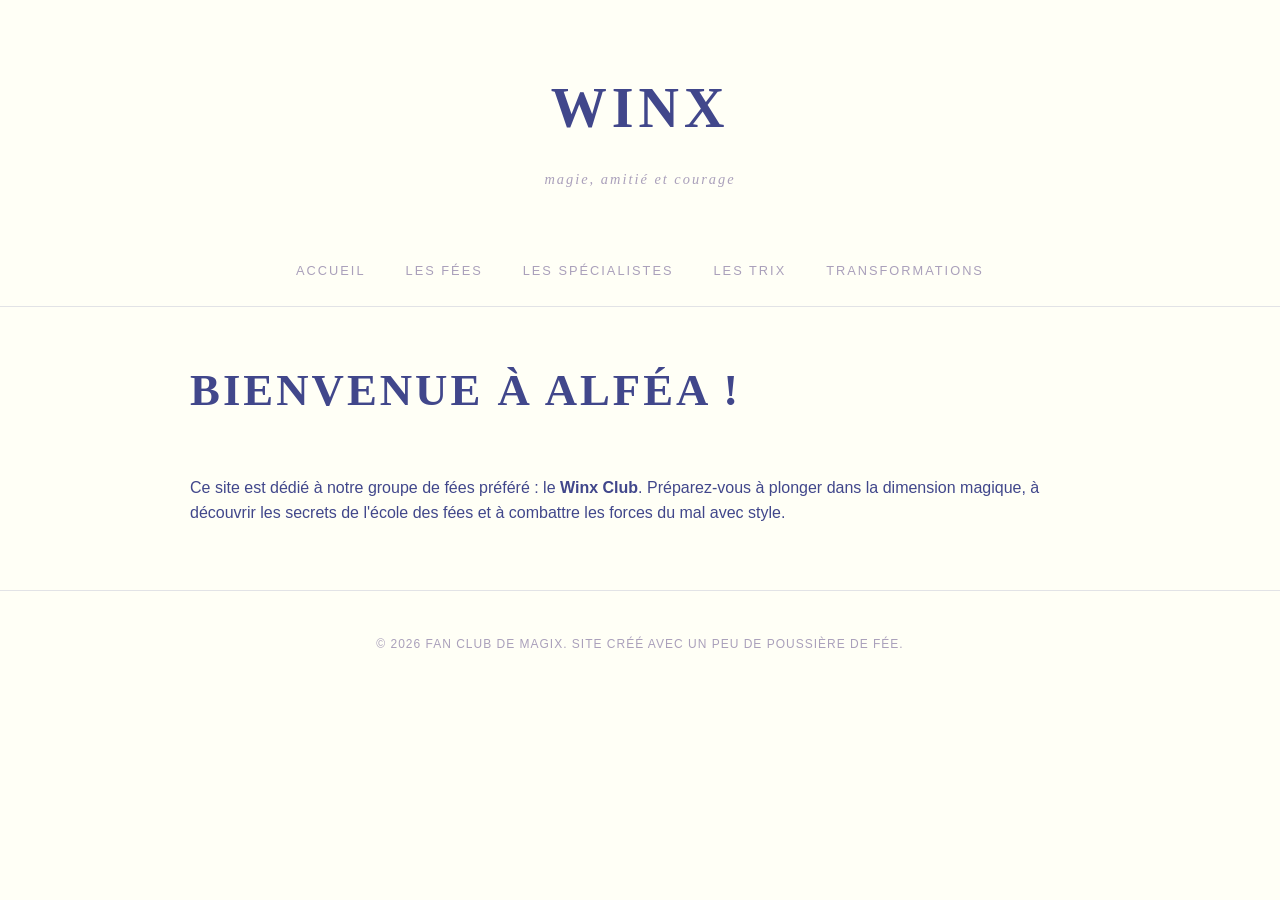
<file: index.html>
<!doctype html>
<html lang="fr">
  <head>
    <meta charset="UTF-8" />
    <meta name="viewport" content="width=device-width, initial-scale=1.0" />
    <title>Winx Club - Bienvenue à Magix</title>
    <link rel="stylesheet" href="style.css" />
    <link rel="icon" href="img/Winx_(logo).svg" type="image/svg" />
  </head>
  <body>
    <header>
      <h1>Winx</h1>
      <p>Magie, Amitié et Courage</p>
    </header>

    <nav>
      <a href="index.html">Accueil</a>
      <a href="fees.html">Les Fées</a>
      <a href="specialistes.html">Les Spécialistes</a>
      <a href="trix.html">Les Trix</a>
      <a href="transformation.html">Transformations</a>
    </nav>

    <div class="container">
      <h2 id="alfea">Bienvenue à Alféa !</h2>
      <p>
        Ce site est dédié à notre groupe de fées préféré : le
        <strong>Winx Club</strong>. Préparez-vous à plonger dans la dimension
        magique, à découvrir les secrets de l'école des fées et à combattre les
        forces du mal avec style.
      </p>
    </div>  
    <footer>
      <p>
        © 2026 Fan Club de Magix. Site créé avec un peu de poussière de fée.
      </p>
    </footer>
  </body>
</html>
</file>
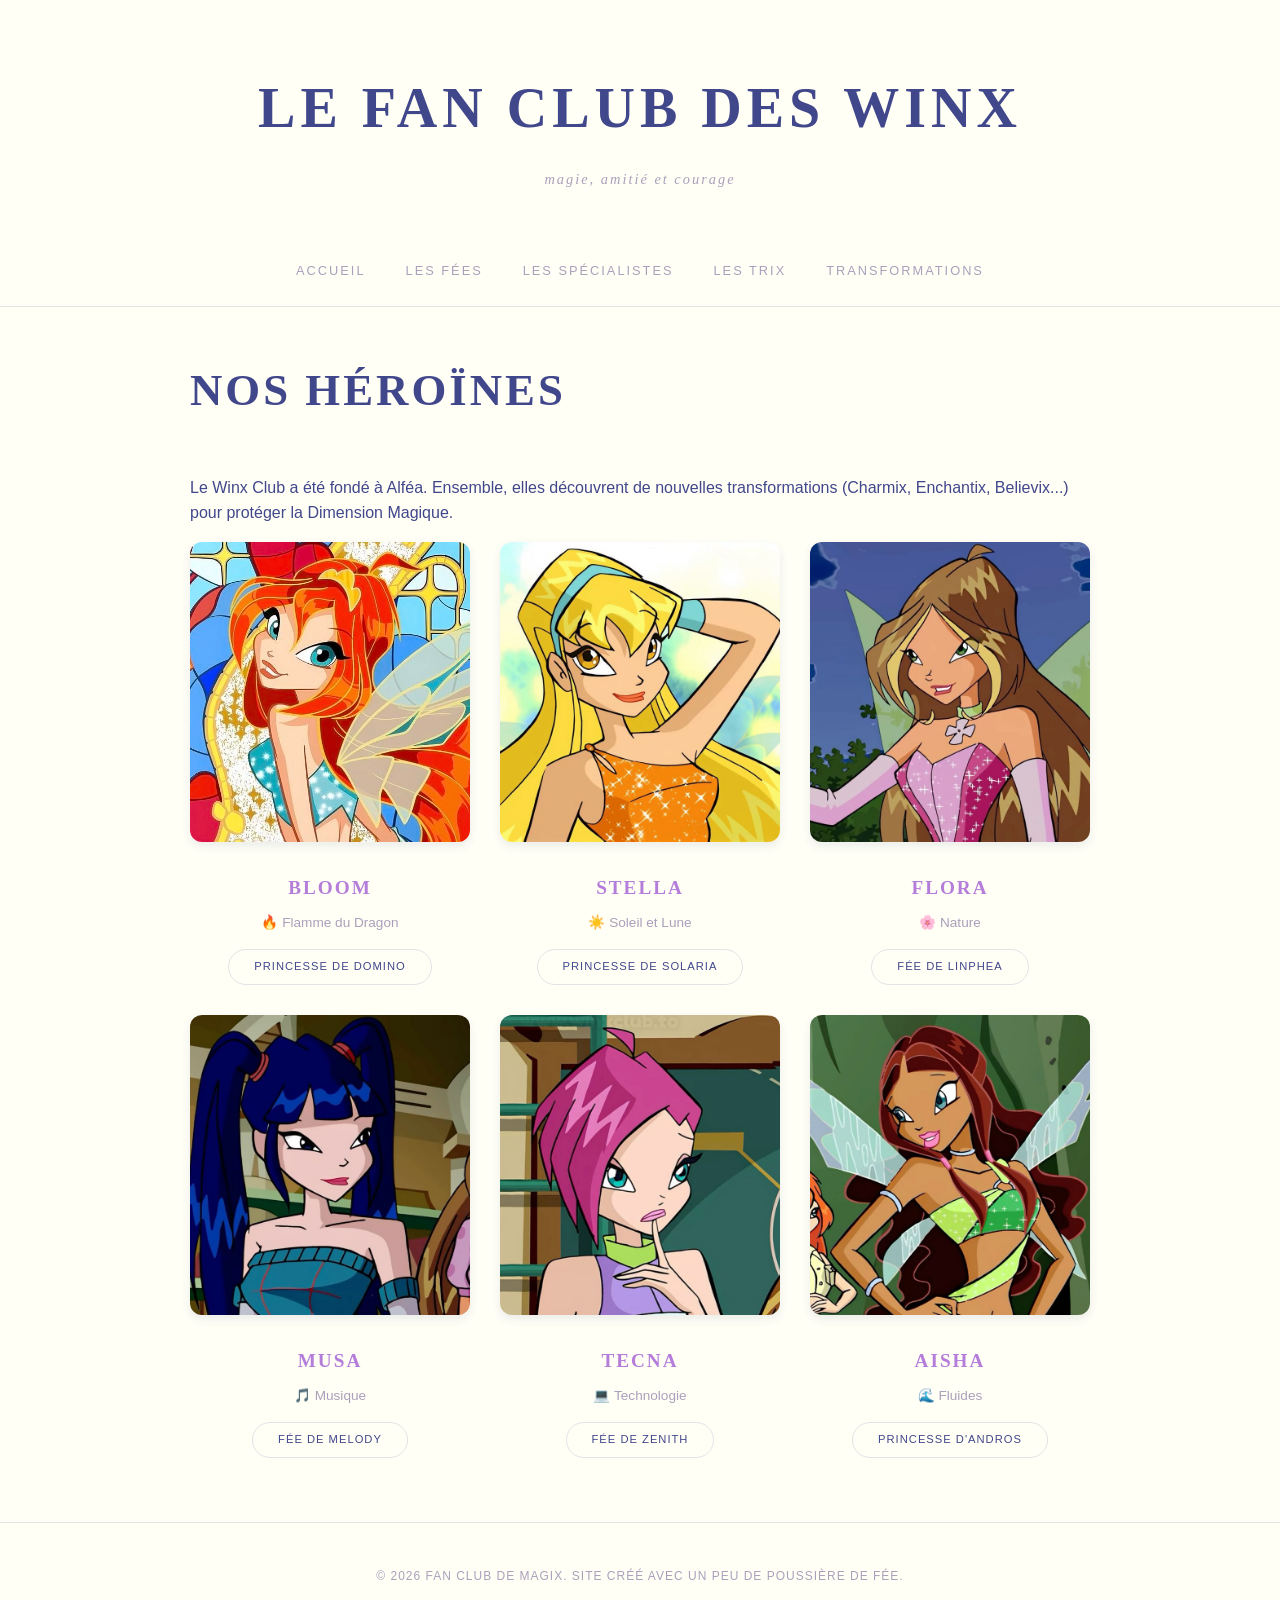
<file: fees.html>
<!doctype html>
<html lang="fr">
  <head>
    <meta charset="UTF-8" />
    <meta name="viewport" content="width=device-width, initial-scale=1.0" />
    <title>Winx Club - Bienvenue à Magix</title>
    <link rel="stylesheet" href="style.css" />
    <link rel="icon" href="img/Winx_(logo).svg" type="image/svg" />
  </head>
  <body>
    <header>
      <h1>Le Fan Club des Winx</h1>
      <p>Magie, Amitié et Courage</p>
    </header>

    <nav>
      <a href="index.html">Accueil</a>
      <a href="fees.html">Les Fées</a>
      <a href="specialistes.html">Les Spécialistes</a>
      <a href="trix.html">Les Trix</a>
      <a href="transformation.html">Transformations</a>
    </nav>

<div class="container">
    <h2>Nos Héroïnes</h2>
    <p>Le Winx Club a été fondé à Alféa. Ensemble, elles découvrent de nouvelles transformations (Charmix, Enchantix, Believix...) pour protéger la Dimension Magique.</p>

    <div class="fairy-list">
        <div class="fairy-card">
            <img src="img/bloom.jpg" alt="Bloom" />
            <h4>Bloom</h4>
            <p>🔥 Flamme du Dragon</p>
            <small>Princesse de Domino</small>
        </div>
        <div class="fairy-card">
            <img src="img/stella.jpg" alt="Stella" />
            <h4>Stella</h4>
            <p>☀️ Soleil et Lune</p>
            <small>Princesse de Solaria</small>
        </div>
        <div class="fairy-card">
            <img src="img/flora.jpg" alt="Flora" />
            <h4>Flora</h4>
            <p>🌸 Nature</p>
            <small>Fée de Linphea</small>
        </div>
        <div class="fairy-card">
            <img src="img/musa.jpg" alt="Musa" />
            <h4>Musa</h4>
            <p>🎵 Musique</p>
            <small>Fée de Melody</small>
        </div>
        <div class="fairy-card">
            <img src="img/tecna.jpg" alt="Tecna" />
            <h4>Tecna</h4>
            <p>💻 Technologie</p>
            <small>Fée de Zenith</small>
        </div>
        <div class="fairy-card">
            <img src="img/aisha.jpg" alt="Aisha" />
            <h4>Aisha</h4>
            <p>🌊 Fluides</p>
            <small>Princesse d'Andros</small>
        </div>
    </div>
</div>

<footer>
    <p>© 2026 Fan Club de Magix. Site créé avec un peu de poussière de fée.</p>
</footer>

</body>
</html>
</file>
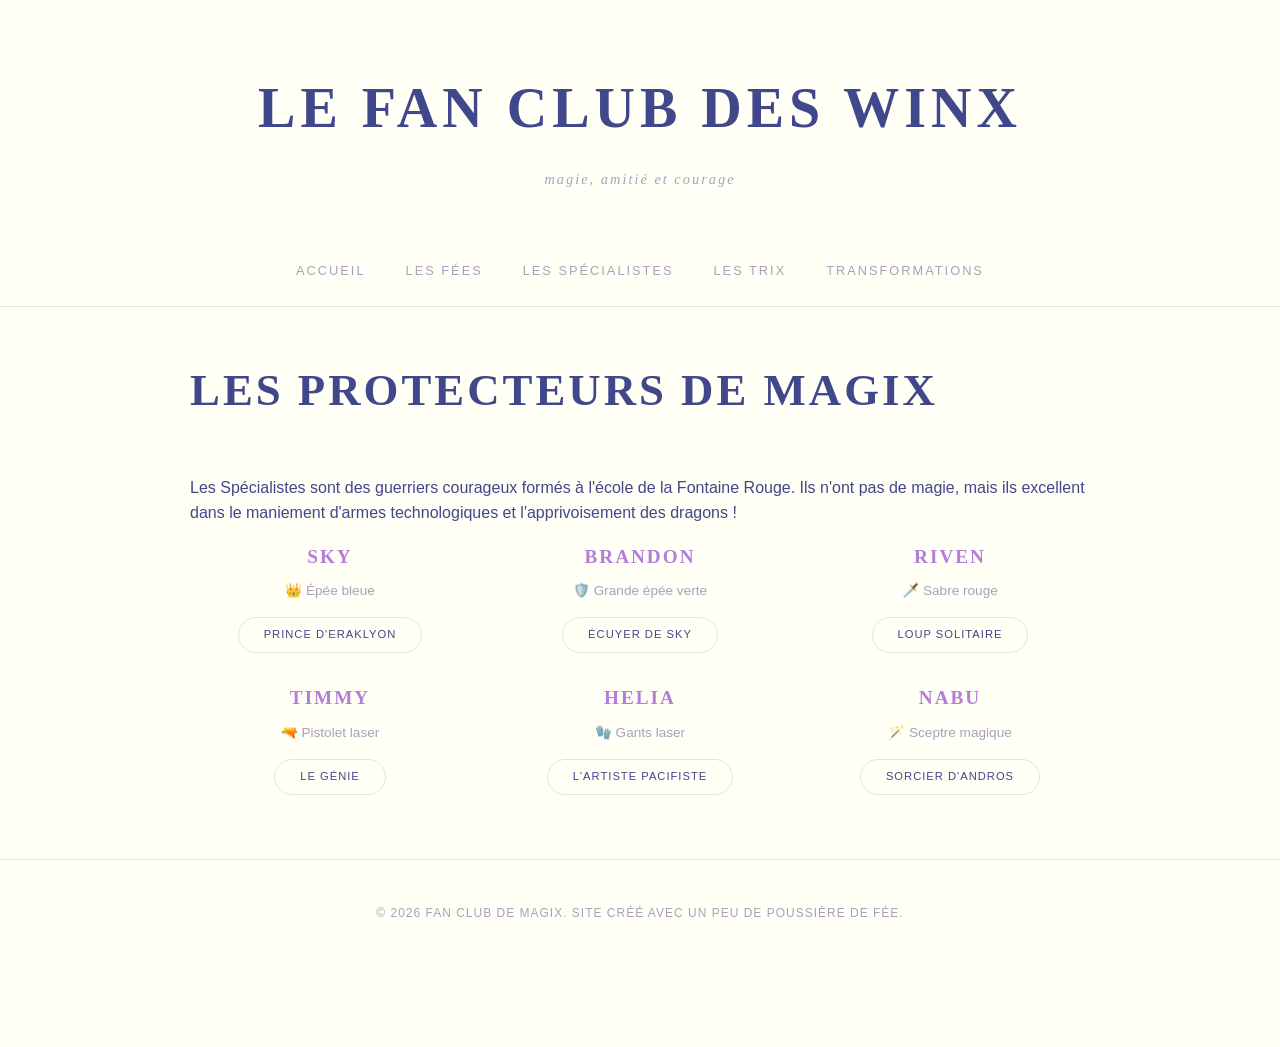
<file: specialistes.html>
<!doctype html>
<html lang="fr">
  <head>
    <meta charset="UTF-8" />
    <meta name="viewport" content="width=device-width, initial-scale=1.0" />
    <title>Winx Club - Bienvenue à Magix</title>
    <link rel="stylesheet" href="style.css" />
    <link rel="icon" href="img/Winx_(logo).svg" type="image/svg" />
  </head>
  <body>
    <header>
      <h1>Le Fan Club des Winx</h1>
      <p>Magie, Amitié et Courage</p>
    </header>

    <nav>
      <a href="index.html">Accueil</a>
      <a href="fees.html">Les Fées</a>
      <a href="specialistes.html">Les Spécialistes</a>
      <a href="trix.html">Les Trix</a>
      <a href="transformation.html">Transformations</a>
    </nav>

<div class="container">
    <h2>Les protecteurs de Magix</h2>
    <p>Les Spécialistes sont des guerriers courageux formés à l'école de la Fontaine Rouge. Ils n'ont pas de magie, mais ils excellent dans le maniement d'armes technologiques et l'apprivoisement des dragons !</p>

    <div class="fairy-list">
        <div class="fairy-card">
            <h4>Sky</h4>
            <p>👑 Épée bleue</p>
            <small>Prince d'Eraklyon</small>
        </div>
        <div class="fairy-card">
            <h4>Brandon</h4>
            <p>🛡️ Grande épée verte</p>
            <small>Écuyer de Sky</small>
        </div>
        <div class="fairy-card">
            <h4>Riven</h4>
            <p>🗡️ Sabre rouge</p>
            <small>Loup solitaire</small>
        </div>
        <div class="fairy-card">
            <h4>Timmy</h4>
            <p>🔫 Pistolet laser</p>
            <small>Le génie</small>
        </div>
        <div class="fairy-card">
            <h4>Helia</h4>
            <p>🧤 Gants laser</p>
            <small>L'artiste pacifiste</small>
        </div>
        <div class="fairy-card">
            <h4>Nabu</h4>
            <p>🪄 Sceptre magique</p>
            <small>Sorcier d'Andros</small>
        </div>
    </div>
</div>

<footer>
    <p>© 2026 Fan Club de Magix. Site créé avec un peu de poussière de fée.</p>
</footer>

</body>
</html>
</file>
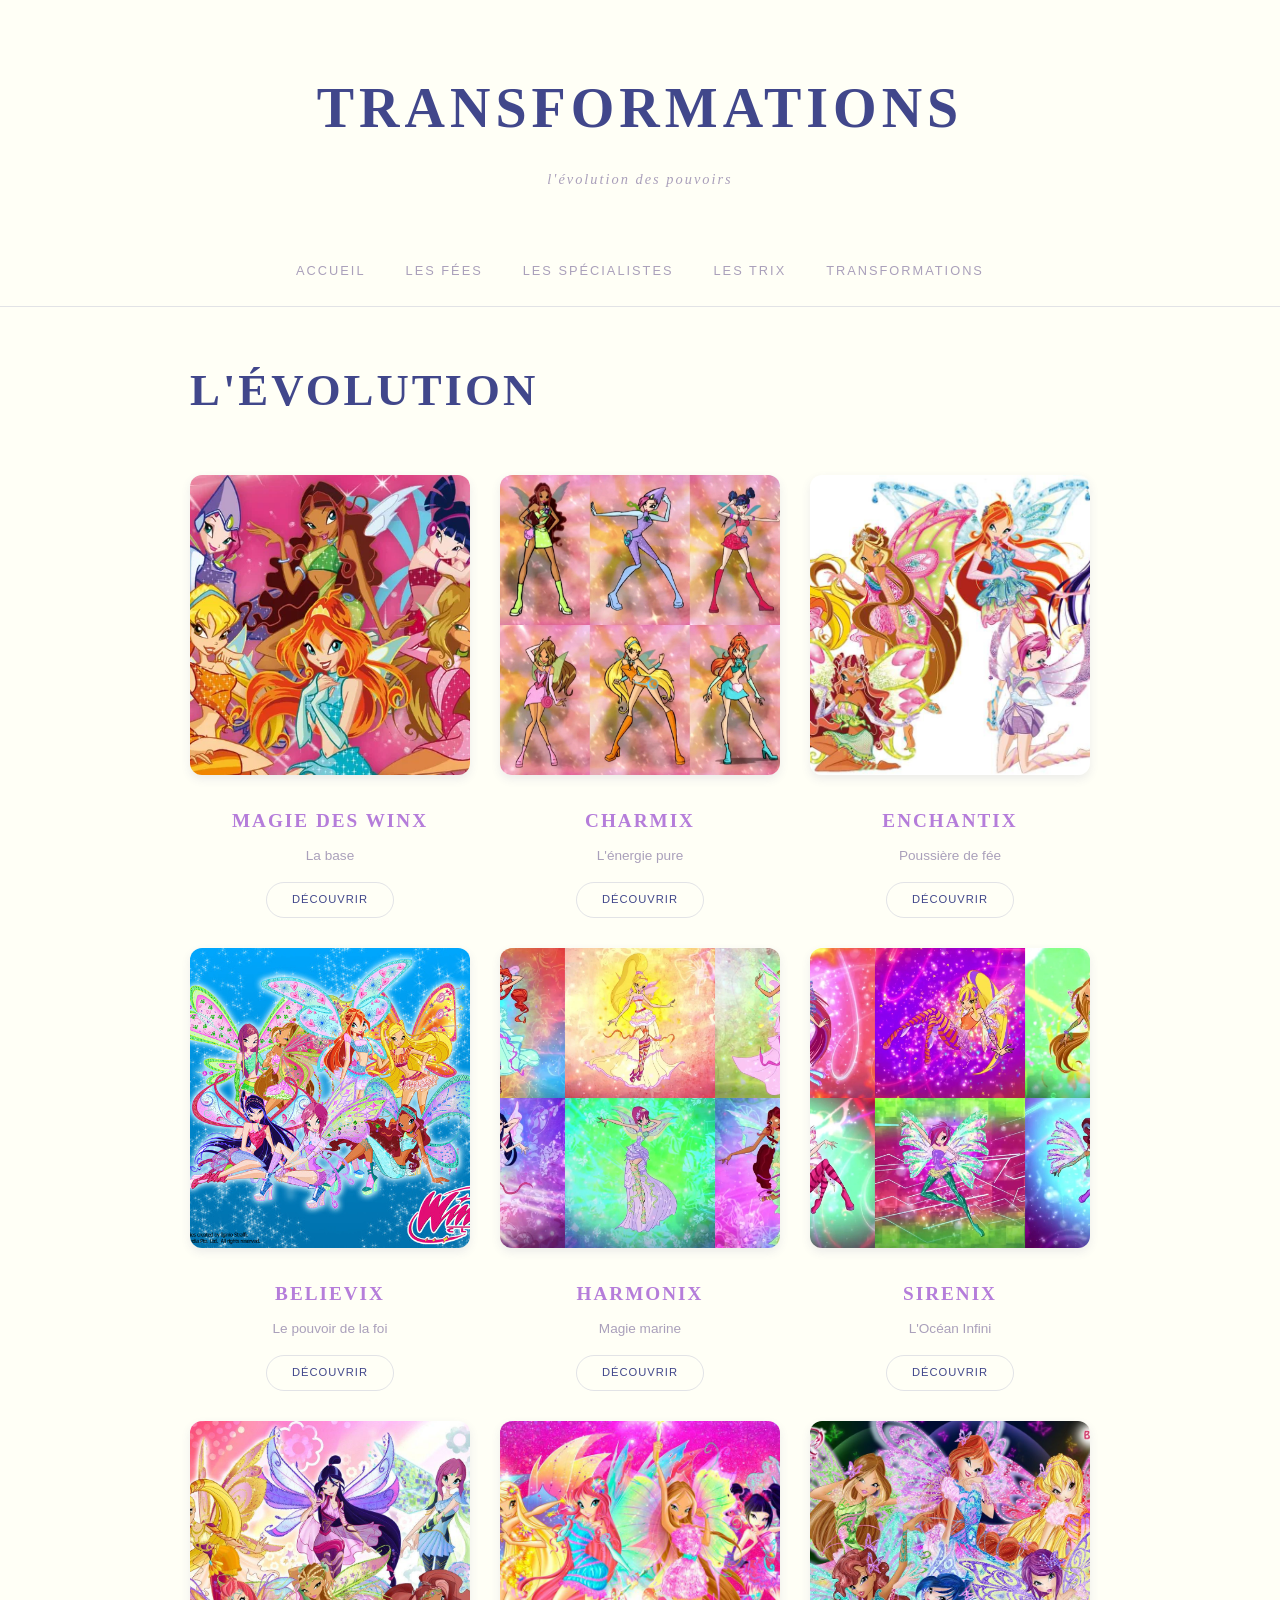
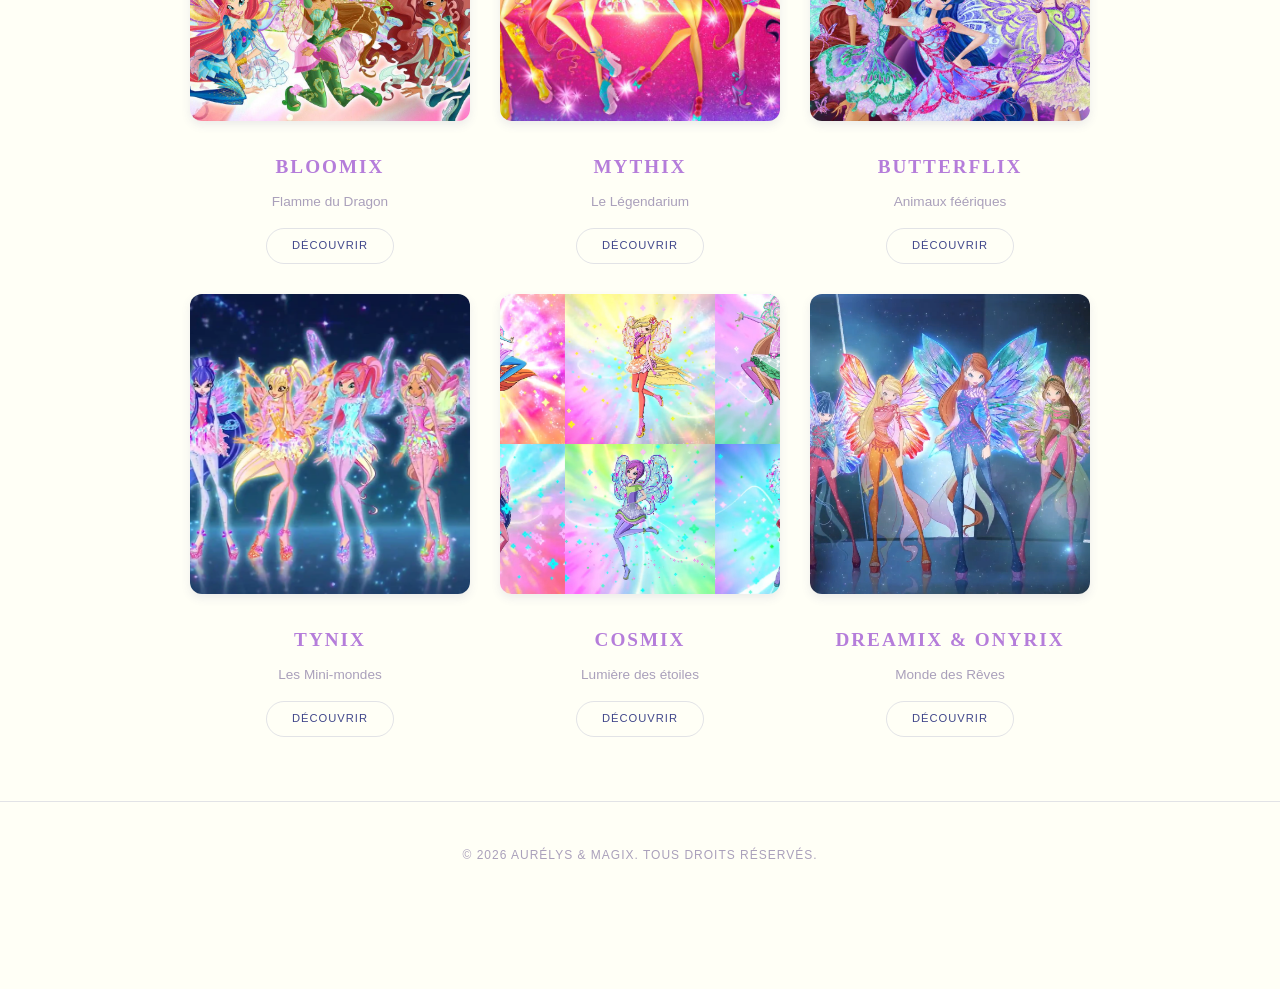
<file: transformation.html>
<!doctype html>
<html lang="fr">
  <head>
    <meta charset="UTF-8" />
    <meta name="viewport" content="width=device-width, initial-scale=1.0" />
    <title>Les Transformations - Winx Club</title>
    <link rel="stylesheet" href="style.css" />
    <link rel="stylesheet" href="transformations.css" />
    <link rel="icon" href="img/Winx_(logo).svg" type="image/svg" />
  </head>
  <body>
    <header>
      <h1>Transformations</h1>
      <p>l'évolution des pouvoirs</p>
    </header>

    <nav>
      <a href="index.html">Accueil</a>
      <a href="fees.html">Les Fées</a>
      <a href="specialistes.html">Les Spécialistes</a>
      <a href="trix.html">Les Trix</a>
      <a href="transformations.html">Transformations</a>
    </nav>

    <div class="container">
      <h2>L'évolution</h2>

      <div class="fairy-list">
        <!-- Saison 1 à 3 -->
        <div class="fairy-card" onclick="openModal('modal-base')">
          <img src="img/winx-une-sondage.webp" alt="Magie des Winx" />
          <h4>Magie des Winx</h4>
          <p>La base</p>
          <small>Découvrir</small>
        </div>
        <div class="fairy-card" onclick="openModal('modal-charmix')">
            <img src="img/Charmix.webp" alt="Charmix" />
          <h4>Charmix</h4>
          <p>L'énergie pure</p>
          <small>Découvrir</small>
        </div>
        <div class="fairy-card" onclick="openModal('modal-enchantix')">
        <img src="img/enchantix.jpg" alt="Enchantix" />
          <h4>Enchantix</h4>
          <p>Poussière de fée</p>
          <small>Découvrir</small>
        </div>

        <!-- Saison 4 -->
        <div class="fairy-card" onclick="openModal('modal-believix')">
            <img src="img/Believix.jpg" alt="Believix" />
          <h4>Believix</h4>
          <p>Le pouvoir de la foi</p>
          <small>Découvrir</small>
        </div>

        <!-- Saison 5 -->
        <div class="fairy-card" onclick="openModal('modal-harmonix')">
            <img src="img/harmonix.webp" alt="Harmonix" />
          <h4>Harmonix</h4>
          <p>Magie marine</p>
          <small>Découvrir</small>
        </div>
        <div class="fairy-card" onclick="openModal('modal-sirenix')">
            <img src="img/Sirenix.webp" alt="Sirenix" />
          <h4>Sirenix</h4>
          <p>L'Océan Infini</p>
          <small>Découvrir</small>
        </div>

        <!-- Saison 6 -->
        <div class="fairy-card" onclick="openModal('modal-bloomix')">
            <img src="img/Bloomix.jpeg" alt="Bloomix" />
          <h4>Bloomix</h4>
          <p>Flamme du Dragon</p>
          <small>Découvrir</small>
        </div>
        <div class="fairy-card" onclick="openModal('modal-mythix')">
            <img src="img/Mythix.jpg" alt="Mythix" />
          <h4>Mythix</h4>
          <p>Le Légendarium</p>
          <small>Découvrir</small>
        </div>

        <!-- Saison 7 -->
        <div class="fairy-card" onclick="openModal('modal-butterflix')">
            <img src="img/butterflix.jpg" alt="Butterflix" />
          <h4>Butterflix</h4>
          <p>Animaux féériques</p>
          <small>Découvrir</small>
        </div>
        <div class="fairy-card" onclick="openModal('modal-tynix')">
            <img src="img/tynix.webp" alt="Tynix" />
          <h4>Tynix</h4>
          <p>Les Mini-mondes</p>
          <small>Découvrir</small>
        </div>

        <!-- Saison 8 & Spin-off -->
        <div class="fairy-card" onclick="openModal('modal-cosmix')">
            <img src="img/cosmix.webp" alt="Cosmix" />
          <h4>Cosmix</h4>
          <p>Lumière des étoiles</p>
          <small>Découvrir</small>
        </div>
        <div class="fairy-card" onclick="openModal('modal-dreamix')">
            <img src="img/dreamix.webp" alt="Dreamix & Onyrix" />
          <h4>Dreamix & Onyrix</h4>
          <p>Monde des Rêves</p>
          <small>Découvrir</small>
        </div>
      </div>
    </div>

    <!-- ==========================================
     LES POP-UPS (MODALES) CACHÉES
     ========================================== -->

    <!-- Modales Saisons 1-3 -->
    <div
      id="modal-base"
      class="modal-overlay"
      onclick="closeModal(event, 'modal-base')"
    >
      <div class="modal-content">
        <span class="close-btn" onclick="forceClose('modal-base')"
          >&times;</span
        >
        <h3>Magie des Winx</h3>
        <p>
          <strong>Origine :</strong> Capacité innée de chaque fée.<br /><br />
          Il s'agit de la toute première forme de transformation. Les fées
          canalisent leur énergie pour faire apparaître des tenues étincelantes
          et de petites ailes basiques. C'est le pouvoir brut et instinctif qui
          se manifeste lorsqu'une fée accepte sa vraie nature.
        </p>
      </div>
    </div>

    <div
      id="modal-charmix"
      class="modal-overlay"
      onclick="closeModal(event, 'modal-charmix')"
    >
      <div class="modal-content">
        <span class="close-btn" onclick="forceClose('modal-charmix')"
          >&times;</span
        >
        <h3>Charmix</h3>
        <p>
          <strong>Obtention :</strong> Vaincre ses plus grandes peurs et
          insécurités.<br /><br />
          Le Charmix est une amélioration de la Magie des Winx. Il se
          matérialise sous la forme d'un bijou sur la poitrine et d'un petit sac
          magique sur la hanche. Il permet de booster considérablement la
          puissance magique dans des environnements hostiles.
        </p>
      </div>
    </div>

    <div
      id="modal-enchantix"
      class="modal-overlay"
      onclick="closeModal(event, 'modal-enchantix')"
    >
      <div class="modal-content">
        <span class="close-btn" onclick="forceClose('modal-enchantix')"
          >&times;</span
        >
        <h3>Enchantix</h3>
        <p>
          <strong>Obtention :</strong> Se sacrifier pour sauver quelqu'un de sa
          propre planète.<br /><br />
          C'est le niveau final pour devenir une fée accomplie à Alféa. Les
          ailes deviennent immenses, les tenues s'enrichissent de joyaux et les
          fées obtiennent la mythique Poussière de Fée, capable de briser
          n'importe quel sortilège sombre et de miniaturiser la fée.
        </p>
      </div>
    </div>

    <!-- Modales Saison 4 -->
    <div
      id="modal-believix"
      class="modal-overlay"
      onclick="closeModal(event, 'modal-believix')"
    >
      <div class="modal-content">
        <span class="close-btn" onclick="forceClose('modal-believix')"
          >&times;</span
        >
        <h3>Believix</h3>
        <p>
          <strong>Obtention :</strong> Convaincre les humains de la Terre de
          croire en la magie.<br /><br />
          Une transformation terrienne par excellence. Plus les humains croient
          en la fée, plus elle devient puissante. Le Believix offre également
          trois paires d'ailes spéciales (Speedix, Tracix, Zoomix) et permet
          d'accéder aux sous-transformations Lovix et Sophix.
        </p>
      </div>
    </div>

    <!-- Modales Saison 5 -->
    <div
      id="modal-harmonix"
      class="modal-overlay"
      onclick="closeModal(event, 'modal-harmonix')"
    >
      <div class="modal-content">
        <span class="close-btn" onclick="forceClose('modal-harmonix')"
          >&times;</span
        >
        <h3>Harmonix</h3>
        <p>
          <strong>Obtention :</strong> Offert par les Gardiennes Sirenix.<br /><br />
          C'est un pouvoir temporaire accordé aux fées pour leur permettre de
          nager plus rapidement et d'utiliser leur magie sous l'eau de manière
          efficace, en attendant de débloquer la véritable puissance du Sirenix.
          Les tenues s'inspirent des sirènes et de la nature marine.
        </p>
      </div>
    </div>

    <div
      id="modal-sirenix"
      class="modal-overlay"
      onclick="closeModal(event, 'modal-sirenix')"
    >
      <div class="modal-content">
        <span class="close-btn" onclick="forceClose('modal-sirenix')"
          >&times;</span
        >
        <h3>Sirenix</h3>
        <p>
          <strong>Obtention :</strong> Résoudre les énigmes du livre Sirenix et
          trouver les gemmes de la confiance, de l'empathie et du courage.<br /><br />
          Une magie très ancienne et incroyablement puissante. Elle permet aux
          fées d'entrer dans l'Océan Infini. Leurs cheveux changent de couleur
          sous l'eau et leurs sorts sont adaptés aux environnements abyssaux.
        </p>
      </div>
    </div>

    <!-- Modales Saison 6 -->
    <div
      id="modal-bloomix"
      class="modal-overlay"
      onclick="closeModal(event, 'modal-bloomix')"
    >
      <div class="modal-content">
        <span class="close-btn" onclick="forceClose('modal-bloomix')"
          >&times;</span
        >
        <h3>Bloomix</h3>
        <p>
          <strong>Obtention :</strong> Accomplir un acte de bravoure pur après
          avoir reçu une étincelle de la Flamme du Dragon.<br /><br />
          Après avoir perdu leurs pouvoirs, Bloom partage sa magie avec les
          autres Winx. Les tenues Bloomix ressemblent à de véritables armures
          féériques, conçues pour affronter les créatures cauchemardesques du
          Légendarium.
        </p>
      </div>
    </div>

    <div
      id="modal-mythix"
      class="modal-overlay"
      onclick="closeModal(event, 'modal-mythix')"
    >
      <div class="modal-content">
        <span class="close-btn" onclick="forceClose('modal-mythix')"
          >&times;</span
        >
        <h3>Mythix</h3>
        <p>
          <strong>Obtention :</strong> Prouver sa valeur devant les baguettes
          ancestrales.<br /><br />
          Cette transformation unique est nécessaire pour pénétrer physiquement
          à l'intérieur du Légendarium (le monde des mythes et légendes). Les
          fées utilisent des baguettes magiques pour lancer leurs sorts dans
          cette dimension entièrement en 3D.
        </p>
      </div>
    </div>

    <!-- Modales Saison 7 -->
    <div
      id="modal-butterflix"
      class="modal-overlay"
      onclick="closeModal(event, 'modal-butterflix')"
    >
      <div class="modal-content">
        <span class="close-btn" onclick="forceClose('modal-butterflix')"
          >&times;</span
        >
        <h3>Butterflix</h3>
        <p>
          <strong>Obtention :</strong> Prouver son amour et son respect
          inconditionnels pour la nature et la faune.<br /><br />
          Le Butterflix est lié au pouvoir des Animaux Féériques. Il permet
          d'invoquer la magie de la nature et d'apaiser les créatures
          ensorcelées. Les robes sont volumineuses et évoquent les ailes de
          papillons.
        </p>
      </div>
    </div>

    <div
      id="modal-tynix"
      class="modal-overlay"
      onclick="closeModal(event, 'modal-tynix')"
    >
      <div class="modal-content">
        <span class="close-btn" onclick="forceClose('modal-tynix')"
          >&times;</span
        >
        <h3>Tynix</h3>
        <p>
          <strong>Obtention :</strong> Offert par les Animaux Féériques liés aux
          Winx.<br /><br />
          Cette magie de cristal permet aux fées de rétrécir pour explorer les
          Mini-mondes qui soutiennent l'écosystème de la dimension magique
          (comme l'intérieur d'une goutte d'eau ou d'une feuille). Les tenues
          sont incrustées de diamants étincelants.
        </p>
      </div>
    </div>

    <!-- Modales Saison 8 & Spin-off -->
    <div
      id="modal-cosmix"
      class="modal-overlay"
      onclick="closeModal(event, 'modal-cosmix')"
    >
      <div class="modal-content">
        <span class="close-btn" onclick="forceClose('modal-cosmix')"
          >&times;</span
        >
        <h3>Cosmix</h3>
        <p>
          <strong>Obtention :</strong> Accordé par la Reine Dorana de
          Lumenia.<br /><br />
          Une transformation spatiale ! Le Cosmix permet aux Winx de respirer
          dans l'espace, de voyager à travers la galaxie et de restaurer le cœur
          mourant des étoiles. C'est la transformation principale de la 8ème
          saison.
        </p>
      </div>
    </div>

    <div
      id="modal-dreamix"
      class="modal-overlay"
      onclick="closeModal(event, 'modal-dreamix')"
    >
      <div class="modal-content">
        <span class="close-btn" onclick="forceClose('modal-dreamix')"
          >&times;</span
        >
        <h3>Dreamix & Onyrix</h3>
        <p>
          <strong>Origine :</strong> Séries "World of Winx".<br /><br />
          Le <strong>Dreamix</strong> est obtenu lorsque les Winx aident une
          personne à réaliser son rêve sur Terre. <br />L'<strong
            >Onyrix</strong
          >
          est son évolution directe, permettant d'entrer dans le Monde des Rêves
          pour y combattre les entités ténébreuses. Les tenues prennent la forme
          d'élégantes combinaisons pantalon.
        </p>
      </div>
    </div>

    <footer>
      <p>© 2026 Aurélys & Magix. Tous droits réservés.</p>
    </footer>

    <!-- MOTEUR JAVASCRIPT -->
    <script>
      function openModal(modalId) {
        const modal = document.getElementById(modalId);
        modal.style.display = "flex";
        setTimeout(() => {
          modal.classList.add("active");
        }, 10);
      }

      function closeModal(event, modalId) {
        if (event.target.classList.contains("modal-overlay")) {
          forceClose(modalId);
        }
      }

      function forceClose(modalId) {
        const modal = document.getElementById(modalId);
        modal.classList.remove("active");
        setTimeout(() => {
          modal.style.display = "none";
        }, 400);
      }
    </script>
  </body>
</html>
</file>
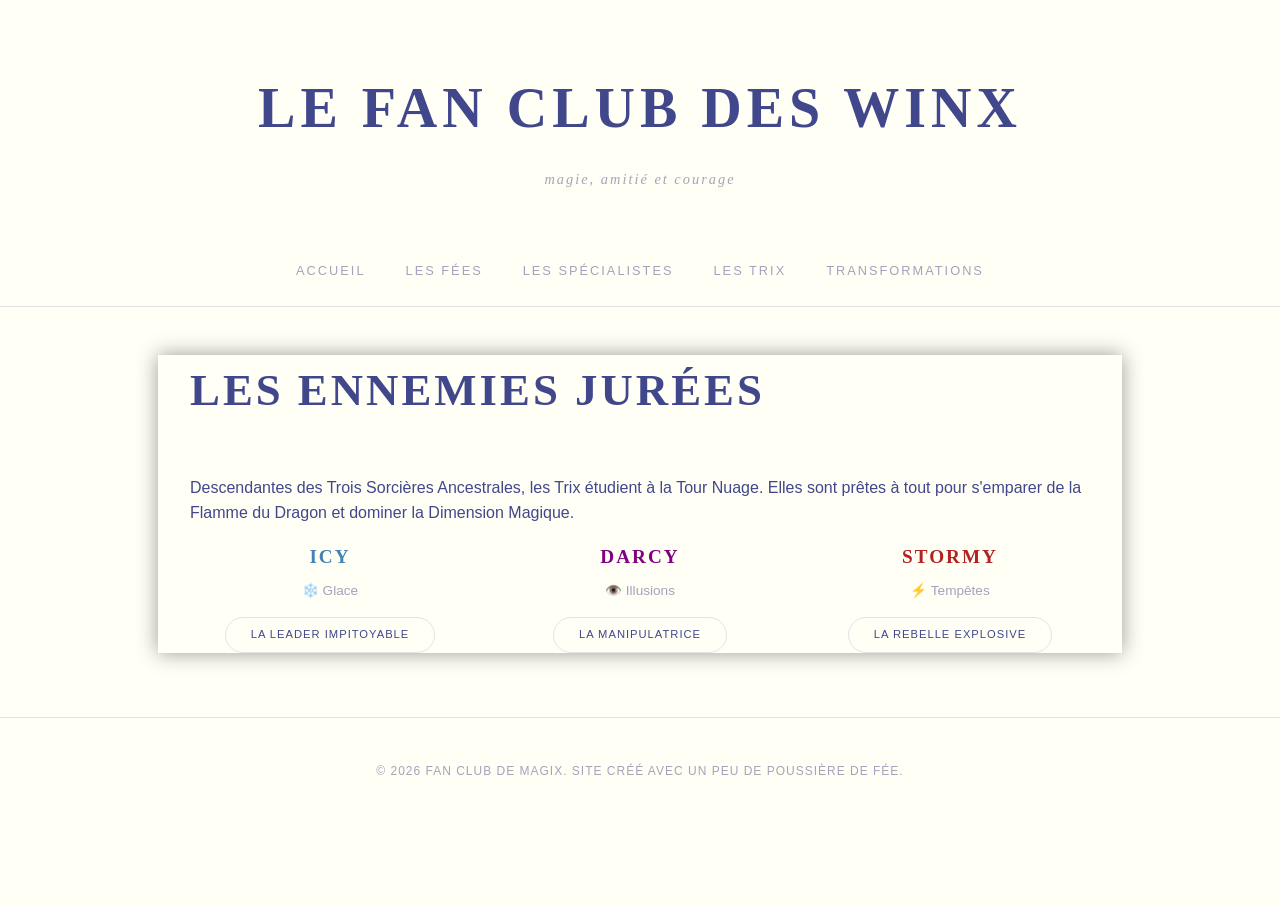
<file: trix.html>
<!doctype html>
<html lang="fr">
  <head>
    <meta charset="UTF-8" />
    <meta name="viewport" content="width=device-width, initial-scale=1.0" />
    <title>Winx Club - Bienvenue à Magix</title>
    <link rel="stylesheet" href="style.css" />
    <link rel="icon" href="img/Winx_(logo).svg" type="image/svg" />
  </head>
  <body>
    <header>
      <h1>Le Fan Club des Winx</h1>
      <p>Magie, Amitié et Courage</p>
    </header>

    <nav>
      <a href="index.html">Accueil</a>
      <a href="fees.html">Les Fées</a>
      <a href="specialistes.html">Les Spécialistes</a>
      <a href="trix.html">Les Trix</a>
      <a href="transformation.html">Transformations</a>
    </nav>

<div class="container" style="box-shadow: 0 0 20px rgba(0, 0, 0, 0.4);">
    <h2>Les ennemies jurées</h2>
    <p>Descendantes des Trois Sorcières Ancestrales, les Trix étudient à la Tour Nuage. Elles sont prêtes à tout pour s'emparer de la Flamme du Dragon et dominer la Dimension Magique.</p>

    <div class="fairy-list">
        <div class="fairy-card" style="border-color: #87ceeb;">
            <h4 style="color: #4682b4;">Icy</h4>
            <p>❄️ Glace</p>
            <small>La leader impitoyable</small>
        </div>
        <div class="fairy-card" style="border-color: #dda0dd;">
            <h4 style="color: #800080;">Darcy</h4>
            <p>👁️ Illusions</p>
            <small>La manipulatrice</small>
        </div>
        <div class="fairy-card" style="border-color: #ffb6c1;">
            <h4 style="color: #b22222;">Stormy</h4>
            <p>⚡ Tempêtes</p>
            <small>La rebelle explosive</small>
        </div>
    </div>
</div>

<footer>
    <p>© 2026 Fan Club de Magix. Site créé avec un peu de poussière de fée.</p>
</footer>

</body>
</html>
</file>
<file: style.css>
/* =========================================
   VARIABLES (Palette Nynä - Winx Pastel)
   ========================================= */
:root {
    /* Les couleurs exactes de ton image */
    --porcelain: #fffff6;
    --bone: #e8e2d4;
    --lilac-ash: #aaa0bb;
    --bright-lavender: #b57dda;
    --french-blue: #41478b;

    /* Assignation des rôles */
    --bg-color: var(--porcelain);
    --text-main: var(--french-blue);
    --text-muted: var(--lilac-ash);
    --accent: var(--bright-lavender);
    --card-img-bg: var(--bone);
    --border-thin: rgba(65, 71, 139, 0.15); /* French Blue avec transparence */
}

/* =========================================
   POLICES (Google Fonts)
   ========================================= */
@import url('https://fonts.googleapis.com/css2?family=Montserrat:wght@300;400;500&family=Playfair+Display:ital,wght@0,400;0,600;1,400&display=swap');

/* =========================================
   BASE
   ========================================= */
body {
    font-family: 'Montserrat', sans-serif;
    font-weight: 400;
    background-color: var(--bg-color);
    color: var(--text-main);
    margin: 0;
    padding: 0;
    padding-bottom: 80px;
    line-height: 1.6;
}

h1, h2, h3, h4 {
    font-family: 'Playfair Display', serif;
    color: var(--french-blue);
    font-weight: 600;
    margin: 0;
    text-transform: uppercase;
}

/* =========================================
   EN-TÊTE (HEADER)
   ========================================= */
header {
    text-align: center;
    padding: 4rem 1rem 2rem;
}

header h1 {
    font-size: 3.5rem;
    letter-spacing: 5px;
    margin-bottom: 10px;
    color: var(--french-blue);
}

header p {
    font-size: 0.9rem;
    letter-spacing: 2px;
    text-transform: lowercase;
    font-style: italic;
    font-family: 'Playfair Display', serif;
    color: var(--lilac-ash);
}

/* =========================================
   NAVIGATION
   ========================================= */
nav {
    display: flex;
    justify-content: center;
    gap: 40px;
    padding: 1.5rem 2rem;
    border-bottom: 1px solid var(--border-thin);
    margin-bottom: 3rem;
}

nav a {
    color: var(--lilac-ash);
    text-decoration: none;
    font-size: 0.8rem;
    letter-spacing: 2px;
    text-transform: uppercase;
    transition: color 0.3s ease;
    font-weight: 500;
}

nav a:hover {
    color: var(--bright-lavender);
}

/* =========================================
   CONTENEUR PRINCIPAL
   ========================================= */
.container {
    max-width: 900px;
    margin: 0 auto;
    padding: 0 2rem;
}

.container h2 {
    font-size: 2.8rem;
    letter-spacing: 3px;
    margin-bottom: 3rem;
    text-align: left;
    color: var(--french-blue);
}

/* =========================================
   CARTES (Style Portfolio Editorial)
   ========================================= */
.fairy-list {
    display: grid;
    grid-template-columns: repeat(auto-fit, minmax(220px, 1fr));
    gap: 30px;
}

.fairy-card {
    background: transparent;
    text-align: center;
    cursor: pointer;
    border: none;
    padding: 0;
    transition: transform 0.4s ease;
}



.fairy-card:hover {
    transform: translateY(-5px);
}



.fairy-card h4 {
    font-size: 1.2rem;
    letter-spacing: 2px;
    margin-bottom: 8px;
    color: var(--bright-lavender);
}

.fairy-card p {
    font-size: 0.85rem;
    margin: 0;
    color: var(--lilac-ash);
}

.fairy-card small {
    display: inline-block;
    margin-top: 15px;
    padding: 8px 25px;
    border: 1px solid var(--border-thin);
    border-radius: 30px;
    font-size: 0.7rem;
    text-transform: uppercase;
    letter-spacing: 1px;
    color: var(--french-blue);
    transition: all 0.3s ease;
}

.fairy-card:hover small {
    border-color: var(--bright-lavender);
    background-color: var(--bright-lavender);
    color: var(--porcelain);
}
/* =========================================
   STYLE DES IMAGES DES CARTES
   ========================================= */
.fairy-card img {
    width: 100%;            /* L'image prend toute la largeur de la carte */
    height: 300px;          /* On fixe la même hauteur pour toutes les images */
    object-fit: cover;      /* MAGIQUE : Coupe l'image proprement sans l'écraser ni la déformer */
    border-radius: 12px;    /* Coins arrondis pour la douceur */
    margin-bottom: 1.5rem;  /* Espace avec le titre en dessous */
    box-shadow: 0 4px 10px rgba(65, 71, 139, 0.1); /* Légère ombre élégante */
    transition: transform 0.4s ease, opacity 0.4s ease;
}

/* Petit effet au survol sur l'image */
.fairy-card:hover img {
    transform: scale(1.03); /* Zoome très légèrement l'image */
    opacity: 0.9;
}

/* =========================================
   FOOTER
   ========================================= */
footer {
    text-align: center;
    padding: 2rem;
    border-top: 1px solid var(--border-thin);
    color: var(--lilac-ash);
    font-size: 0.75rem;
    letter-spacing: 1px;
    text-transform: uppercase;
    margin-top: 4rem;
}
</file>
<file: transformations.css>
/* =========================================
   MODALES (Palette Nynä - Thème Doux)
   ========================================= */
.modal-overlay {
    position: fixed;
    top: 0; left: 0; width: 100vw; height: 100vh;
    /* Fond assombri avec le French Blue pour faire ressortir la modale */
    background: rgba(65, 71, 139, 0.6); 
    backdrop-filter: blur(8px);
    -webkit-backdrop-filter: blur(8px);
    z-index: 3000;
    display: none;
    justify-content: center;
    align-items: center;
    opacity: 0;
    transition: opacity 0.4s ease;
}

.modal-content {
    background: var(--porcelain);
    border: 1px solid var(--border-thin);
    border-radius: 16px;
    padding: 4rem 3rem;
    max-width: 500px;
    width: 90%;
    text-align: center;
    position: relative;
    transform: translateY(20px);
    transition: all 0.4s ease;
    box-shadow: 0 20px 40px rgba(65, 71, 139, 0.15);
}

.modal-overlay.active {
    display: flex;
    opacity: 1;
}

.modal-overlay.active .modal-content {
    transform: translateY(0);
}

/* Bouton de fermeture (Croix) */
.close-btn {
    position: absolute;
    top: 20px; right: 25px;
    color: var(--lilac-ash);
    font-size: 2rem;
    font-family: 'Montserrat', sans-serif;
    font-weight: 300;
    cursor: pointer;
    transition: color 0.3s ease;
}

.close-btn:hover {
    color: var(--bright-lavender);
}

/* Typographie à l'intérieur de la modale */
.modal-content h3 {
    font-family: 'Playfair Display', serif;
    color: var(--bright-lavender);
    font-size: 2.2rem;
    letter-spacing: 3px;
    margin-bottom: 1.5rem;
    text-transform: uppercase;
}

.modal-content p {
    font-size: 0.95rem;
    line-height: 1.8;
    color: var(--french-blue);
}

/* Style spécifique pour les mots mis en gras (Origine, Obtention...) */
.modal-content p strong {
    color: var(--bright-lavender);
    font-weight: 500;
}
</file>
